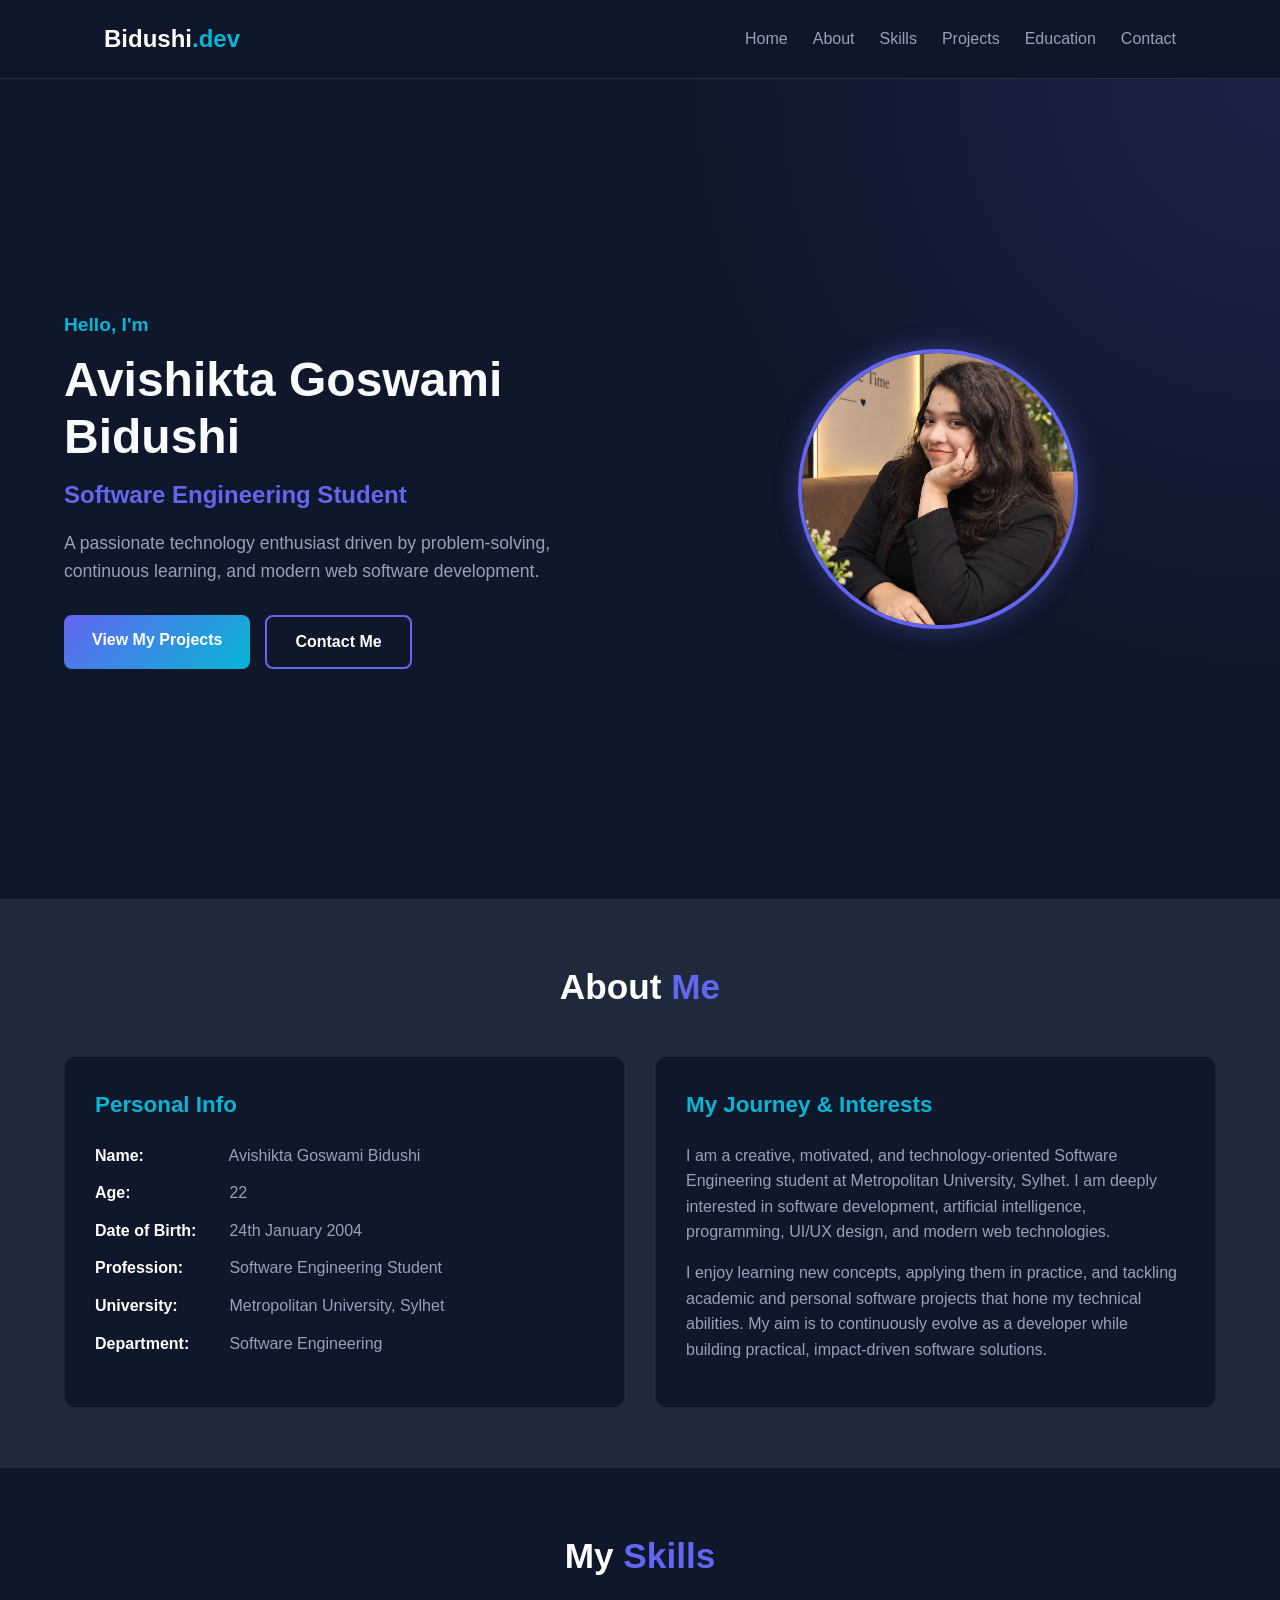
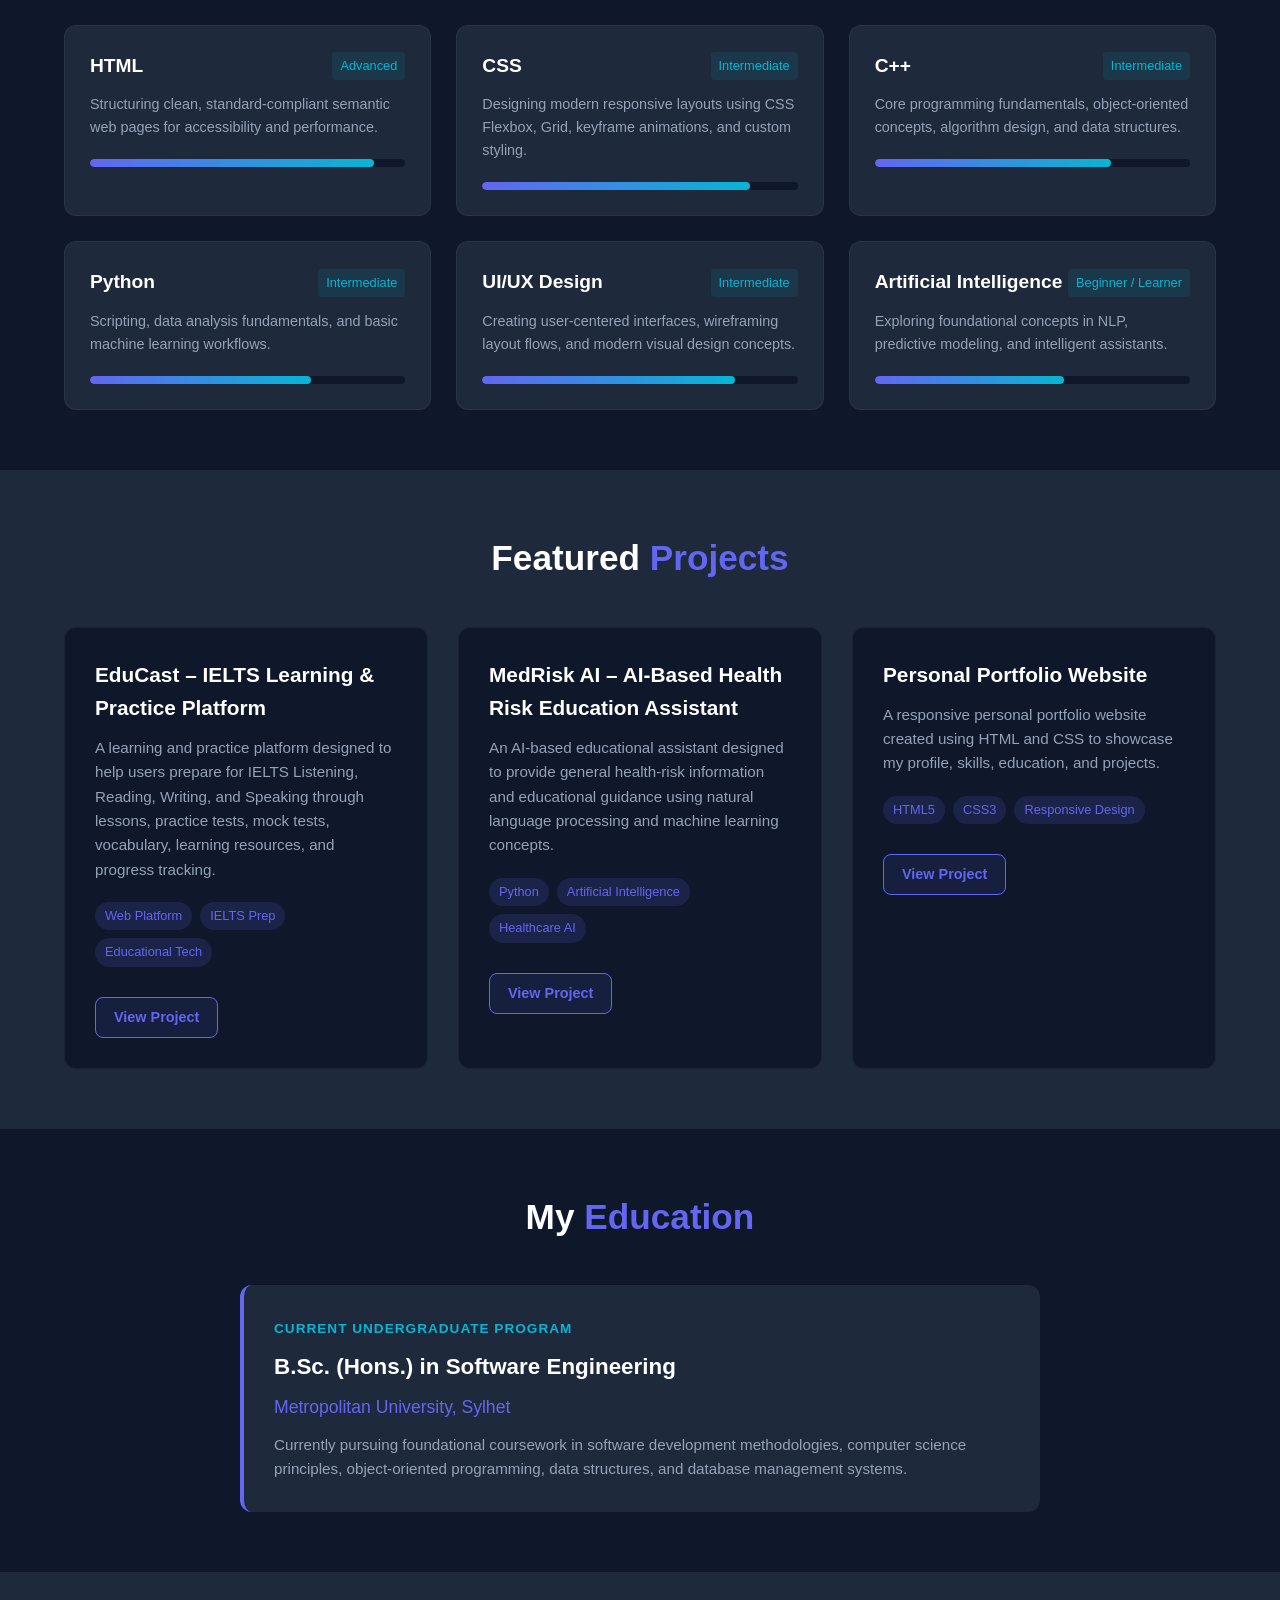
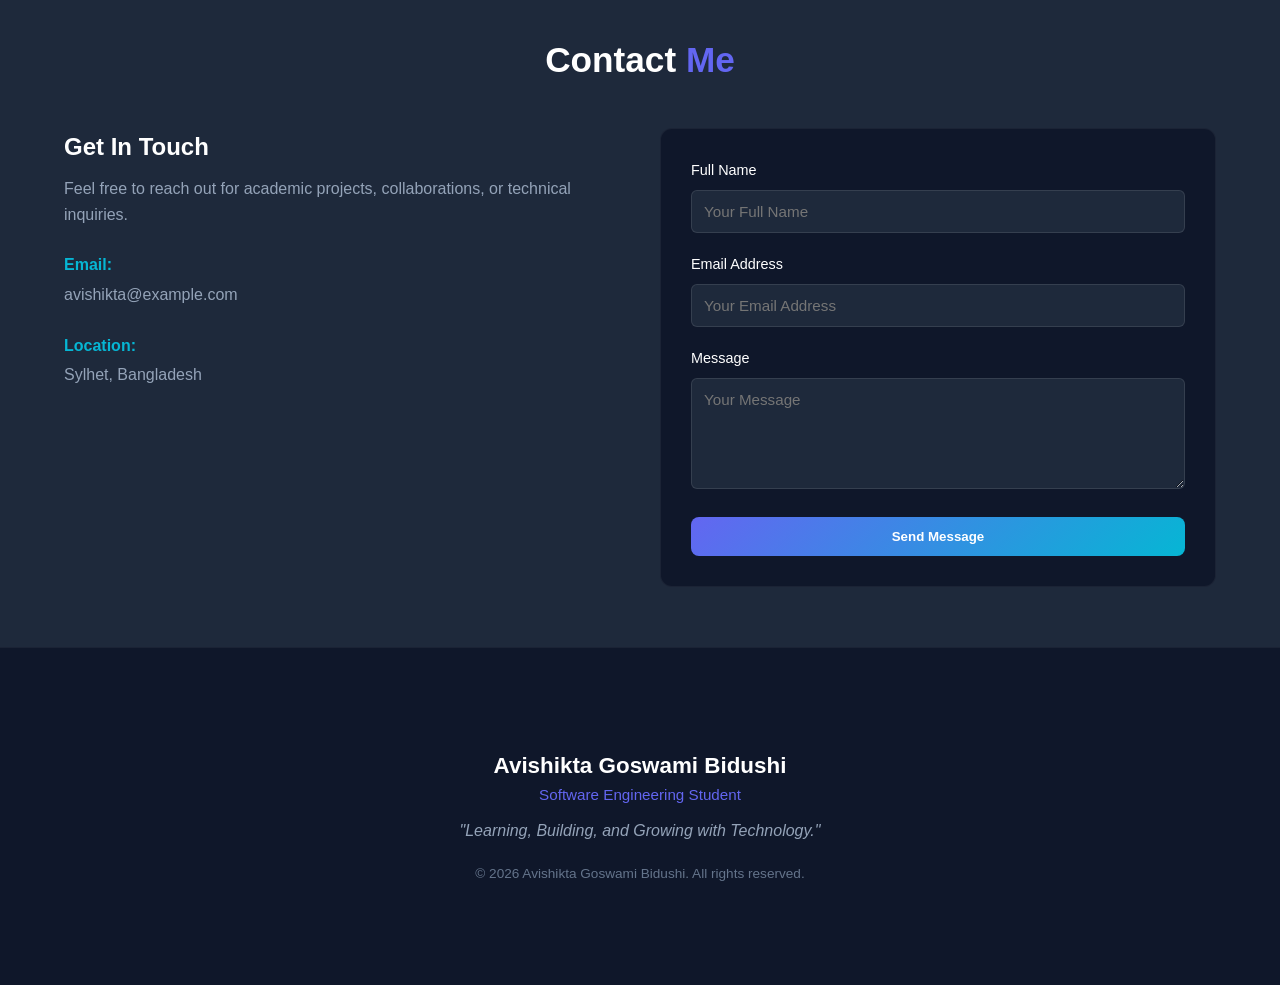
<file: index.html>
<!DOCTYPE html>
<html lang="en">
<head>
    <meta charset="UTF-8">
    <meta name="viewport" content="width=device-width, initial-scale=1.0">
    <title>Avishikta Goswami Bidushi | Software Engineering Student</title>
    <link rel="stylesheet" href="style.css">
</head>
<body>

    <!-- Header & Navigation -->
    <header class="header">
        <nav class="nav-container">
            <a href="#home" class="logo">Bidushi<span>.dev</span></a>
            <ul class="nav-links">
                <li><a href="#home">Home</a></li>
                <li><a href="#about">About</a></li>
                <li><a href="#skills">Skills</a></li>
                <li><a href="#projects">Projects</a></li>
                <li><a href="#education">Education</a></li>
                <li><a href="#contact">Contact</a></li>
            </ul>
        </nav>
    </header>

    <main>
        <!-- 1. Hero Section -->
        <section id="home" class="hero-section">
            <div class="container hero-container">
                <div class="hero-content">
                    <span class="greeting">Hello, I'm</span>
                    <h1 class="hero-name">Avishikta Goswami Bidushi</h1>
                    <h2 class="hero-title">Software Engineering Student</h2>
                    <p class="hero-desc">
                        A passionate technology enthusiast driven by problem-solving, continuous learning, and modern web software development.
                    </p>
                    <div class="hero-buttons">
                        <a href="#projects" class="btn btn-primary">View My Projects</a>
                        <a href="#contact" class="btn btn-secondary">Contact Me</a>
                    </div>
                </div>
                <div class="hero-image-wrapper">
                    <!-- Exact uploaded photo reference as requested -->
                    <img src="profile.jpg" alt="Avishikta Goswami Bidushi" class="profile-img">
                </div>
            </div>
        </section>

        <!-- 2. About Me Section -->
        <section id="about" class="about-section">
            <div class="container">
                <h2 class="section-title">About <span>Me</span></h2>
                <div class="about-grid">
                    <div class="about-card profile-details">
                        <h3>Personal Info</h3>
                        <ul class="info-list">
                            <li><strong>Name:</strong> Avishikta Goswami Bidushi</li>
                            <li><strong>Age:</strong> 22</li>
                            <li><strong>Date of Birth:</strong> 24th January 2004</li>
                            <li><strong>Profession:</strong> Software Engineering Student</li>
                            <li><strong>University:</strong> Metropolitan University, Sylhet</li>
                            <li><strong>Department:</strong> Software Engineering</li>
                        </ul>
                    </div>
                    <div class="about-card profile-bio">
                        <h3>My Journey & Interests</h3>
                        <p>
                            I am a creative, motivated, and technology-oriented Software Engineering student at Metropolitan University, Sylhet. I am deeply interested in software development, artificial intelligence, programming, UI/UX design, and modern web technologies.
                        </p>
                        <p>
                            I enjoy learning new concepts, applying them in practice, and tackling academic and personal software projects that hone my technical abilities. My aim is to continuously evolve as a developer while building practical, impact-driven software solutions.
                        </p>
                    </div>
                </div>
            </div>
        </section>

        <!-- 3. Skills Section -->
        <section id="skills" class="skills-section">
            <div class="container">
                <h2 class="section-title">My <span>Skills</span></h2>
                <div class="skills-grid">
                    <!-- HTML Card -->
                    <div class="skill-card">
                        <div class="skill-header">
                            <h3>HTML</h3>
                            <span class="skill-level">Advanced</span>
                        </div>
                        <p>Structuring clean, standard-compliant semantic web pages for accessibility and performance.</p>
                        <div class="skill-bar"><div class="skill-progress html-progress"></div></div>
                    </div>

                    <!-- CSS Card -->
                    <div class="skill-card">
                        <div class="skill-header">
                            <h3>CSS</h3>
                            <span class="skill-level">Intermediate</span>
                        </div>
                        <p>Designing modern responsive layouts using CSS Flexbox, Grid, keyframe animations, and custom styling.</p>
                        <div class="skill-bar"><div class="skill-progress css-progress"></div></div>
                    </div>

                    <!-- C++ Card -->
                    <div class="skill-card">
                        <div class="skill-header">
                            <h3>C++</h3>
                            <span class="skill-level">Intermediate</span>
                        </div>
                        <p>Core programming fundamentals, object-oriented concepts, algorithm design, and data structures.</p>
                        <div class="skill-bar"><div class="skill-progress cpp-progress"></div></div>
                    </div>

                    <!-- Python Card -->
                    <div class="skill-card">
                        <div class="skill-header">
                            <h3>Python</h3>
                            <span class="skill-level">Intermediate</span>
                        </div>
                        <p>Scripting, data analysis fundamentals, and basic machine learning workflows.</p>
                        <div class="skill-bar"><div class="skill-progress python-progress"></div></div>
                    </div>

                    <!-- UI/UX Design Card -->
                    <div class="skill-card">
                        <div class="skill-header">
                            <h3>UI/UX Design</h3>
                            <span class="skill-level">Intermediate</span>
                        </div>
                        <p>Creating user-centered interfaces, wireframing layout flows, and modern visual design concepts.</p>
                        <div class="skill-bar"><div class="skill-progress uiux-progress"></div></div>
                    </div>

                    <!-- Artificial Intelligence Card -->
                    <div class="skill-card">
                        <div class="skill-header">
                            <h3>Artificial Intelligence</h3>
                            <span class="skill-level">Beginner / Learner</span>
                        </div>
                        <p>Exploring foundational concepts in NLP, predictive modeling, and intelligent assistants.</p>
                        <div class="skill-bar"><div class="skill-progress ai-progress"></div></div>
                    </div>
                </div>
            </div>
        </section>

        <!-- 4. Projects Section -->
        <section id="projects" class="projects-section">
            <div class="container">
                <h2 class="section-title">Featured <span>Projects</span></h2>
                <div class="projects-grid">
                    
                    <!-- Project 1 -->
                    <article class="project-card">
                        <div class="project-content">
                            <h3 class="project-title">EduCast – IELTS Learning & Practice Platform</h3>
                            <p class="project-desc">
                                A learning and practice platform designed to help users prepare for IELTS Listening, Reading, Writing, and Speaking through lessons, practice tests, mock tests, vocabulary, learning resources, and progress tracking.
                            </p>
                            <div class="tech-tags">
                                <span class="tag">Web Platform</span>
                                <span class="tag">IELTS Prep</span>
                                <span class="tag">Educational Tech</span>
                            </div>
                            <a href="#" class="btn btn-card">View Project</a>
                        </div>
                    </article>

                    <!-- Project 2 -->
                    <article class="project-card">
                        <div class="project-content">
                            <h3 class="project-title">MedRisk AI – AI-Based Health Risk Education Assistant</h3>
                            <p class="project-desc">
                                An AI-based educational assistant designed to provide general health-risk information and educational guidance using natural language processing and machine learning concepts.
                            </p>
                            <div class="tech-tags">
                                <span class="tag">Python</span>
                                <span class="tag">Artificial Intelligence</span>
                                <span class="tag">Healthcare AI</span>
                            </div>
                            <a href="#" class="btn btn-card">View Project</a>
                        </div>
                    </article>

                    <!-- Project 3 -->
                    <article class="project-card">
                        <div class="project-content">
                            <h3 class="project-title">Personal Portfolio Website</h3>
                            <p class="project-desc">
                                A responsive personal portfolio website created using HTML and CSS to showcase my profile, skills, education, and projects.
                            </p>
                            <div class="tech-tags">
                                <span class="tag">HTML5</span>
                                <span class="tag">CSS3</span>
                                <span class="tag">Responsive Design</span>
                            </div>
                            <a href="#" class="btn btn-card">View Project</a>
                        </div>
                    </article>

                </div>
            </div>
        </section>

        <!-- 5. Education Section -->
        <section id="education" class="education-section">
            <div class="container">
                <h2 class="section-title">My <span>Education</span></h2>
                <div class="education-timeline">
                    <div class="timeline-card">
                        <div class="timeline-marker"></div>
                        <div class="timeline-content">
                            <span class="degree-badge">Current Undergraduate Program</span>
                            <h3 class="degree-title">B.Sc. (Hons.) in Software Engineering</h3>
                            <p class="university-name">Metropolitan University, Sylhet</p>
                            <p class="education-details">
                                Currently pursuing foundational coursework in software development methodologies, computer science principles, object-oriented programming, data structures, and database management systems.
                            </p>
                        </div>
                    </div>
                </div>
            </div>
        </section>

        <!-- 6. Contact Section -->
        <section id="contact" class="contact-section">
            <div class="container">
                <h2 class="section-title">Contact <span>Me</span></h2>
                <div class="contact-wrapper">
                    
                    <div class="contact-info">
                        <h3>Get In Touch</h3>
                        <p>Feel free to reach out for academic projects, collaborations, or technical inquiries.</p>
                        
                        <div class="info-box">
                            <strong>Email:</strong>
                            <p><a href="mailto:avishikta@example.com">avishikta@example.com</a></p>
                        </div>

                        <div class="info-box">
                            <strong>Location:</strong>
                            <p>Sylhet, Bangladesh</p>
                        </div>
                    </div>

                    <div class="contact-form-container">
                        <form class="contact-form" action="#" method="post" onsubmit="return false;">
                            <div class="form-group">
                                <label for="name">Full Name</label>
                                <input type="text" id="name" name="name" placeholder="Your Full Name" required>
                            </div>
                            <div class="form-group">
                                <label for="email">Email Address</label>
                                <input type="email" id="email" name="email" placeholder="Your Email Address" required>
                            </div>
                            <div class="form-group">
                                <label for="message">Message</label>
                                <textarea id="message" name="message" rows="5" placeholder="Your Message" required></textarea>
                            </div>
                            <button type="submit" class="btn btn-primary btn-submit">Send Message</button>
                        </form>
                    </div>

                </div>
            </div>
        </section>
    </main>

    <!-- 7. Footer -->
    <footer class="footer">
        <div class="container footer-container">
            <h3>Avishikta Goswami Bidushi</h3>
            <p class="footer-role">Software Engineering Student</p>
            <p class="footer-tagline">"Learning, Building, and Growing with Technology."</p>
            <p class="copyright">&copy; 2026 Avishikta Goswami Bidushi. All rights reserved.</p>
        </div>
    </footer>

</body>
</html>
</file>
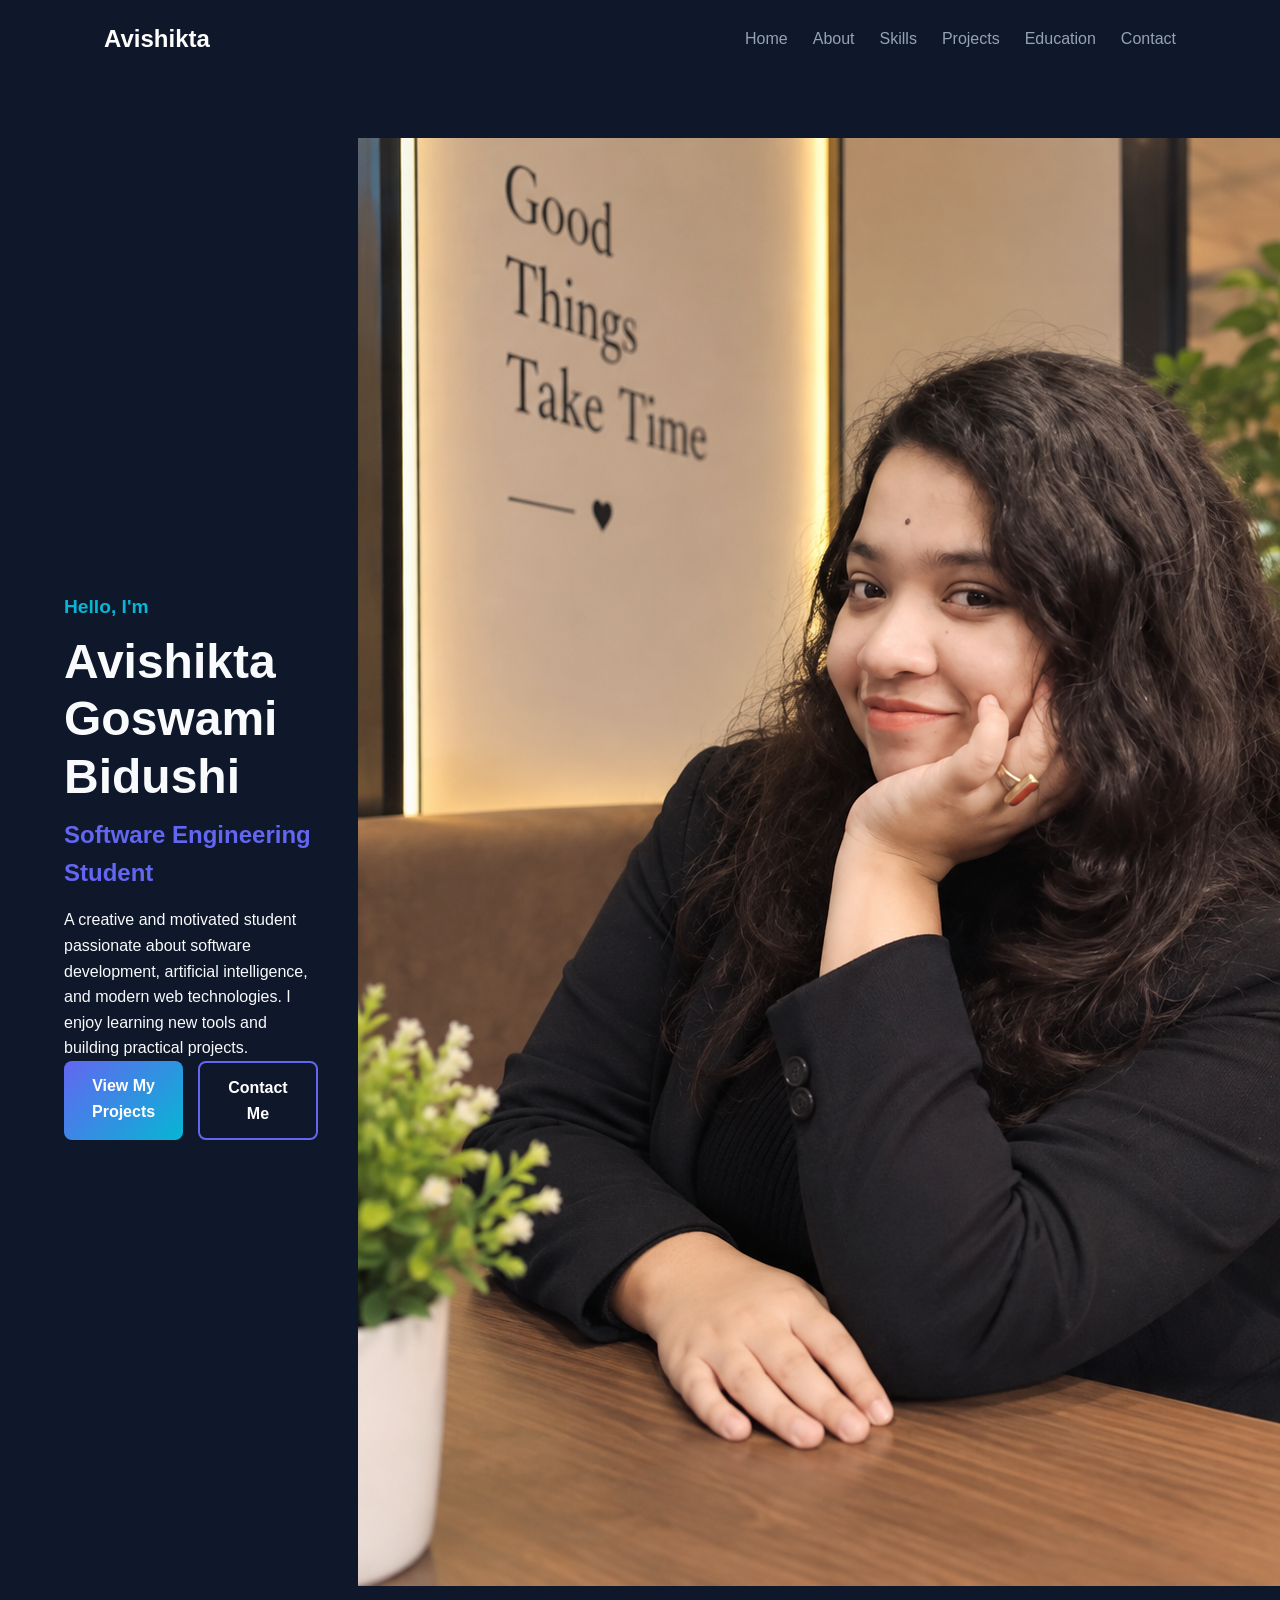
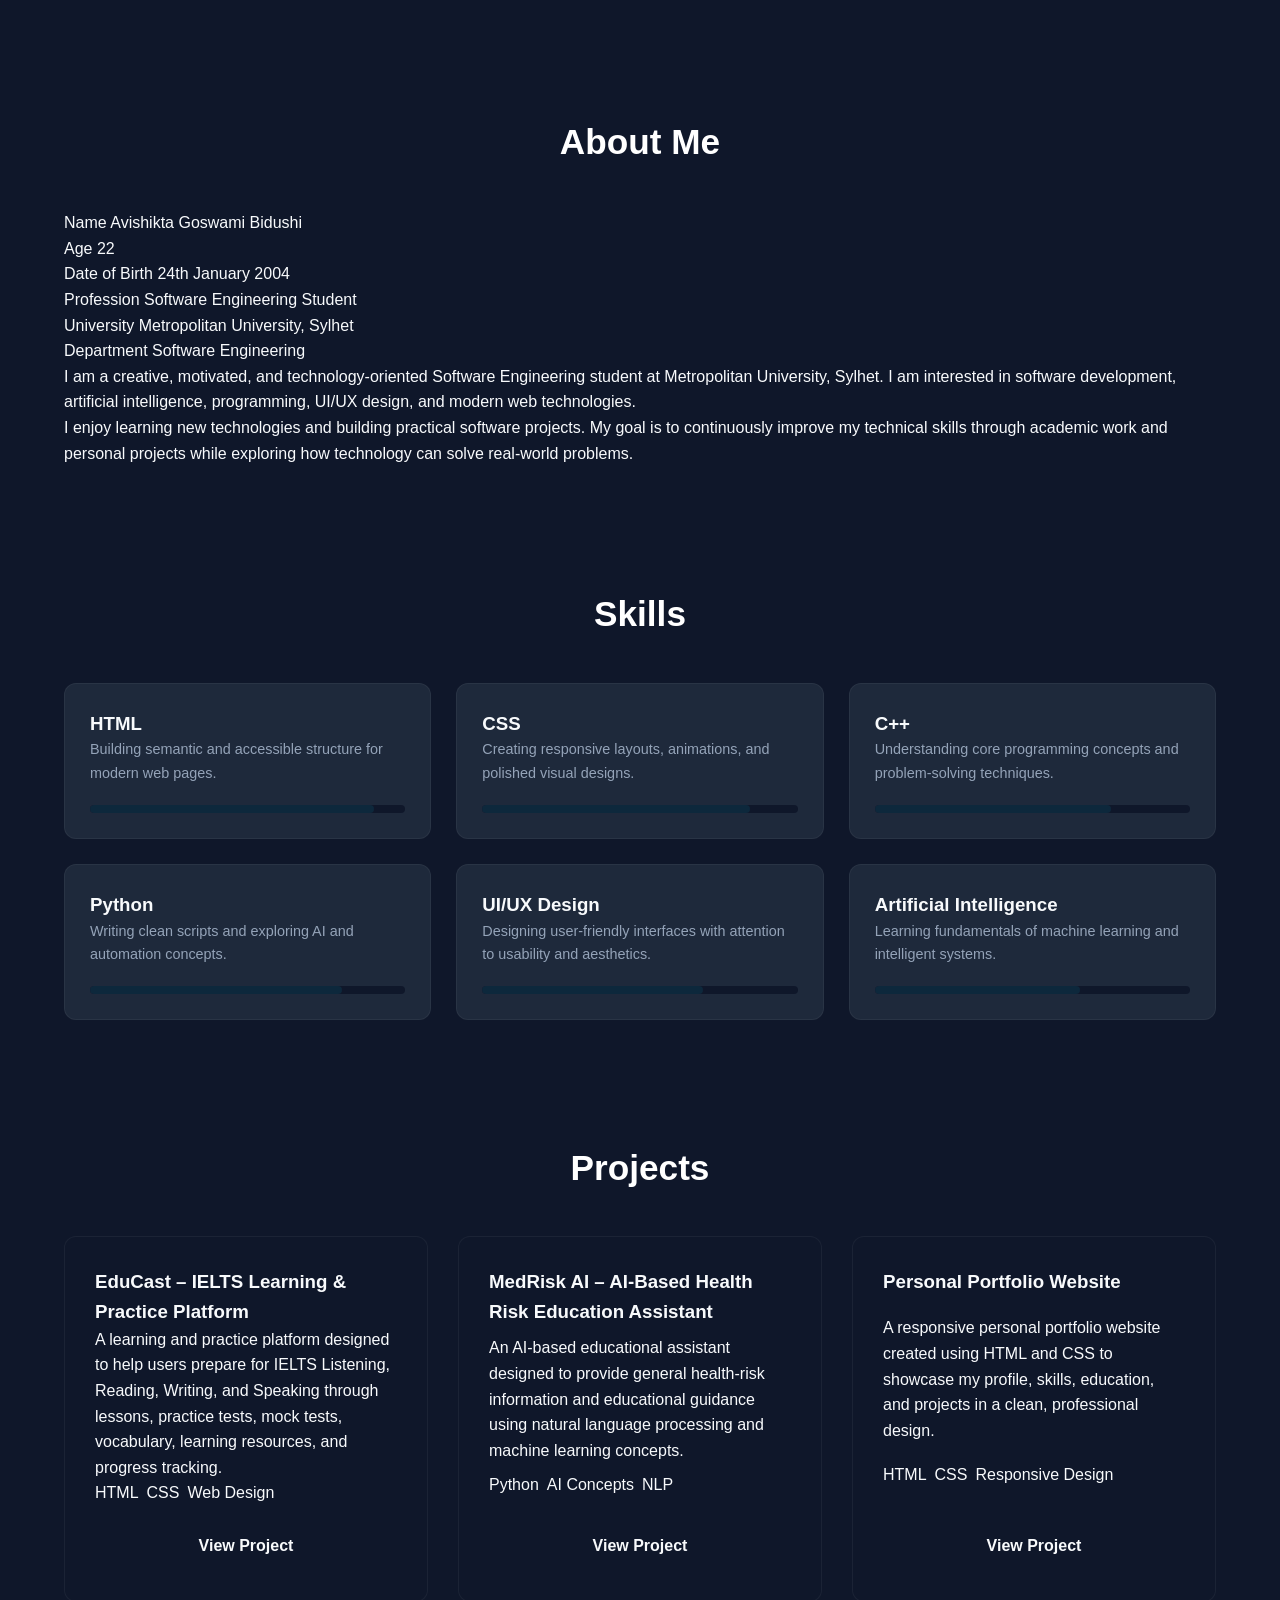
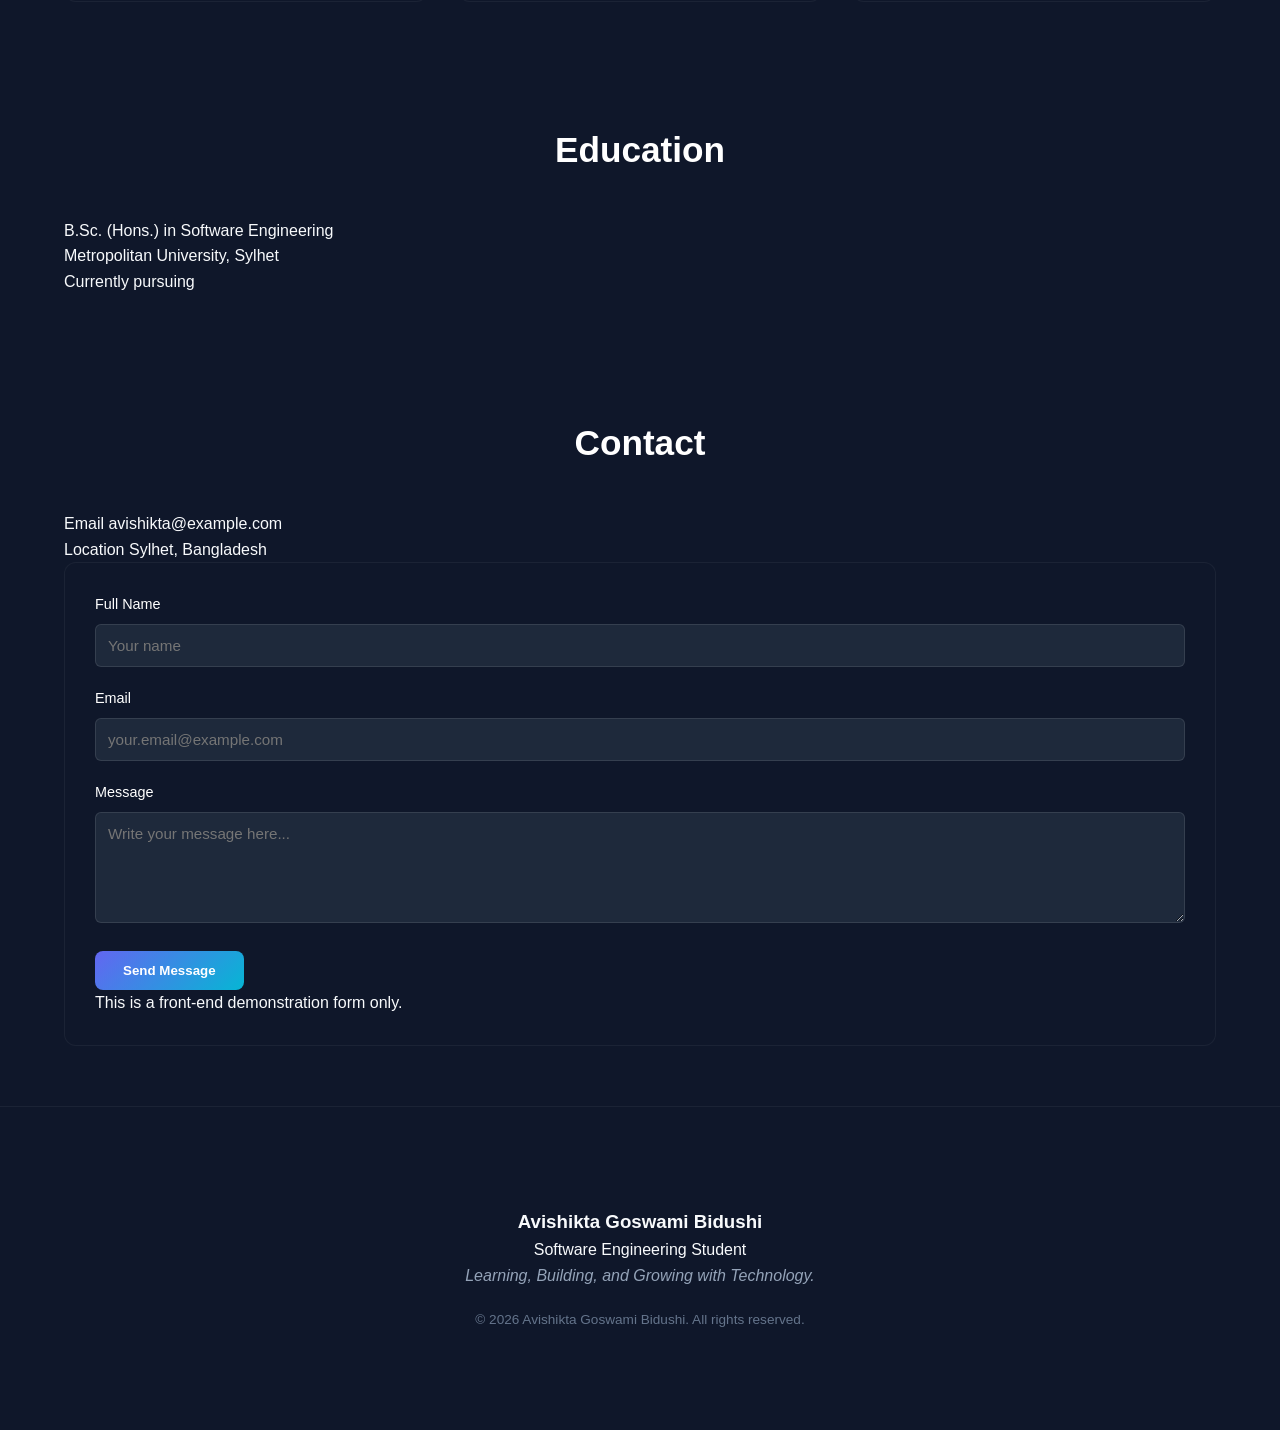
<file: grok.html>
<!DOCTYPE html>
<html lang="en">
<head>
    <meta charset="UTF-8">
    <meta name="viewport" content="width=device-width, initial-scale=1.0">
    <title>Avishikta Goswami Bidushi | Portfolio</title>
    <link rel="stylesheet" href="style.css">
</head>
<body>

    <!-- ==================== NAVIGATION ==================== -->
    <header>
        <nav class="navbar">
            <div class="nav-container">
                <a href="#home" class="logo">Avishikta</a>
                <ul class="nav-links">
                    <li><a href="#home">Home</a></li>
                    <li><a href="#about">About</a></li>
                    <li><a href="#skills">Skills</a></li>
                    <li><a href="#projects">Projects</a></li>
                    <li><a href="#education">Education</a></li>
                    <li><a href="#contact">Contact</a></li>
                </ul>
            </div>
        </nav>
    </header>

    <main>

        <!-- ==================== HERO SECTION ==================== -->
        <section id="home" class="hero">
            <div class="container hero-container">
                <div class="hero-content">
                    <p class="greeting">Hello, I'm</p>
                    <h1 class="hero-name">Avishikta Goswami Bidushi</h1>
                    <h2 class="hero-title">Software Engineering Student</h2>
                    <p class="hero-intro">
                        A creative and motivated student passionate about software development, 
                        artificial intelligence, and modern web technologies. I enjoy learning 
                        new tools and building practical projects.
                    </p>
                    <div class="hero-buttons">
                        <a href="#projects" class="btn btn-primary">View My Projects</a>
                        <a href="#contact" class="btn btn-secondary">Contact Me</a>
                    </div>
                </div>
                <div class="hero-image">
                    <div class="image-wrapper">
                        <img src="profile.jpg" alt="Avishikta Goswami Bidushi">
                    </div>
                </div>
            </div>
        </section>

        <!-- ==================== ABOUT ME SECTION ==================== -->
        <section id="about" class="about">
            <div class="container">
                <h2 class="section-title">About Me</h2>
                <div class="about-content">
                    <div class="about-info">
                        <div class="info-item">
                            <span class="info-label">Name</span>
                            <span class="info-value">Avishikta Goswami Bidushi</span>
                        </div>
                        <div class="info-item">
                            <span class="info-label">Age</span>
                            <span class="info-value">22</span>
                        </div>
                        <div class="info-item">
                            <span class="info-label">Date of Birth</span>
                            <span class="info-value">24th January 2004</span>
                        </div>
                        <div class="info-item">
                            <span class="info-label">Profession</span>
                            <span class="info-value">Software Engineering Student</span>
                        </div>
                        <div class="info-item">
                            <span class="info-label">University</span>
                            <span class="info-value">Metropolitan University, Sylhet</span>
                        </div>
                        <div class="info-item">
                            <span class="info-label">Department</span>
                            <span class="info-value">Software Engineering</span>
                        </div>
                    </div>
                    <div class="about-text">
                        <p>
                            I am a creative, motivated, and technology-oriented Software Engineering 
                            student at Metropolitan University, Sylhet. I am interested in software 
                            development, artificial intelligence, programming, UI/UX design, and 
                            modern web technologies.
                        </p>
                        <p>
                            I enjoy learning new technologies and building practical software projects. 
                            My goal is to continuously improve my technical skills through academic 
                            work and personal projects while exploring how technology can solve 
                            real-world problems.
                        </p>
                    </div>
                </div>
            </div>
        </section>

        <!-- ==================== SKILLS SECTION ==================== -->
        <section id="skills" class="skills">
            <div class="container">
                <h2 class="section-title">Skills</h2>
                <div class="skills-grid">
                    <article class="skill-card">
                        <h3>HTML</h3>
                        <p>Building semantic and accessible structure for modern web pages.</p>
                        <div class="skill-bar">
                            <div class="skill-level" style="width: 90%;"></div>
                        </div>
                    </article>
                    <article class="skill-card">
                        <h3>CSS</h3>
                        <p>Creating responsive layouts, animations, and polished visual designs.</p>
                        <div class="skill-bar">
                            <div class="skill-level" style="width: 85%;"></div>
                        </div>
                    </article>
                    <article class="skill-card">
                        <h3>C++</h3>
                        <p>Understanding core programming concepts and problem-solving techniques.</p>
                        <div class="skill-bar">
                            <div class="skill-level" style="width: 75%;"></div>
                        </div>
                    </article>
                    <article class="skill-card">
                        <h3>Python</h3>
                        <p>Writing clean scripts and exploring AI and automation concepts.</p>
                        <div class="skill-bar">
                            <div class="skill-level" style="width: 80%;"></div>
                        </div>
                    </article>
                    <article class="skill-card">
                        <h3>UI/UX Design</h3>
                        <p>Designing user-friendly interfaces with attention to usability and aesthetics.</p>
                        <div class="skill-bar">
                            <div class="skill-level" style="width: 70%;"></div>
                        </div>
                    </article>
                    <article class="skill-card">
                        <h3>Artificial Intelligence</h3>
                        <p>Learning fundamentals of machine learning and intelligent systems.</p>
                        <div class="skill-bar">
                            <div class="skill-level" style="width: 65%;"></div>
                        </div>
                    </article>
                </div>
            </div>
        </section>

        <!-- ==================== PROJECTS SECTION ==================== -->
        <section id="projects" class="projects">
            <div class="container">
                <h2 class="section-title">Projects</h2>
                <div class="projects-grid">
                    <article class="project-card">
                        <h3>EduCast – IELTS Learning & Practice Platform</h3>
                        <p>
                            A learning and practice platform designed to help users prepare for 
                            IELTS Listening, Reading, Writing, and Speaking through lessons, 
                            practice tests, mock tests, vocabulary, learning resources, and 
                            progress tracking.
                        </p>
                        <div class="tech-tags">
                            <span>HTML</span>
                            <span>CSS</span>
                            <span>Web Design</span>
                        </div>
                        <a href="#" class="btn btn-outline">View Project</a>
                    </article>
                    <article class="project-card">
                        <h3>MedRisk AI – AI-Based Health Risk Education Assistant</h3>
                        <p>
                            An AI-based educational assistant designed to provide general 
                            health-risk information and educational guidance using natural 
                            language processing and machine learning concepts.
                        </p>
                        <div class="tech-tags">
                            <span>Python</span>
                            <span>AI Concepts</span>
                            <span>NLP</span>
                        </div>
                        <a href="#" class="btn btn-outline">View Project</a>
                    </article>
                    <article class="project-card">
                        <h3>Personal Portfolio Website</h3>
                        <p>
                            A responsive personal portfolio website created using HTML and CSS 
                            to showcase my profile, skills, education, and projects in a clean, 
                            professional design.
                        </p>
                        <div class="tech-tags">
                            <span>HTML</span>
                            <span>CSS</span>
                            <span>Responsive Design</span>
                        </div>
                        <a href="#" class="btn btn-outline">View Project</a>
                    </article>
                </div>
            </div>
        </section>

        <!-- ==================== EDUCATION SECTION ==================== -->
        <section id="education" class="education">
            <div class="container">
                <h2 class="section-title">Education</h2>
                <div class="education-card">
                    <div class="edu-degree">B.Sc. (Hons.) in Software Engineering</div>
                    <div class="edu-university">Metropolitan University, Sylhet</div>
                    <div class="edu-status">Currently pursuing</div>
                </div>
            </div>
        </section>

        <!-- ==================== CONTACT SECTION ==================== -->
        <section id="contact" class="contact">
            <div class="container">
                <h2 class="section-title">Contact</h2>
                <div class="contact-content">
                    <div class="contact-info">
                        <div class="contact-item">
                            <span class="contact-label">Email</span>
                            <span class="contact-value">avishikta@example.com</span>
                        </div>
                        <div class="contact-item">
                            <span class="contact-label">Location</span>
                            <span class="contact-value">Sylhet, Bangladesh</span>
                        </div>
                    </div>
                    <form class="contact-form" action="#" method="get">
                        <div class="form-group">
                            <label for="name">Full Name</label>
                            <input type="text" id="name" name="name" placeholder="Your name" required>
                        </div>
                        <div class="form-group">
                            <label for="email">Email</label>
                            <input type="email" id="email" name="email" placeholder="your.email@example.com" required>
                        </div>
                        <div class="form-group">
                            <label for="message">Message</label>
                            <textarea id="message" name="message" rows="5" placeholder="Write your message here..." required></textarea>
                        </div>
                        <button type="submit" class="btn btn-primary">Send Message</button>
                        <p class="form-note">This is a front-end demonstration form only.</p>
                    </form>
                </div>
            </div>
        </section>

    </main>

    <!-- ==================== FOOTER ==================== -->
    <footer class="footer">
        <div class="container">
            <h3>Avishikta Goswami Bidushi</h3>
            <p class="footer-title">Software Engineering Student</p>
            <p class="footer-tagline">Learning, Building, and Growing with Technology.</p>
            <p class="copyright">&copy; 2026 Avishikta Goswami Bidushi. All rights reserved.</p>
        </div>
    </footer>

</body>
</html>
</file>
<file: style.css>
/* ==========================================================================
   RESET & GLOBAL STYLES
   ========================================================================== */
* {
    margin: 0;
    padding: 0;
    box-sizing: border-box;
}

html {
    scroll-behavior: smooth;
}

body {
    font-family: 'Segoe UI', -apple-system, BlinkMacSystemFont, Roboto, sans-serif;
    background-color: #0f172a;
    color: #f8fafc;
    line-height: 1.6;
}

.container {
    width: 90%;
    max-width: 1200px;
    margin: 0 auto;
    padding: 60px 0;
}

a {
    text-decoration: none;
    color: inherit;
    transition: all 0.3s ease;
}

ul {
    list-style: none;
}

.section-title {
    font-size: 2.2rem;
    text-align: center;
    margin-bottom: 40px;
    color: #ffffff;
}

.section-title span {
    color: #6366f1;
}

/* ==========================================================================
   NAVIGATION BAR
   ========================================================================== */
.header {
    position: sticky;
    top: 0;
    background-color: rgba(15, 23, 42, 0.95);
    backdrop-filter: blur(10px);
    z-index: 1000;
    border-bottom: 1px solid rgba(255, 255, 255, 0.1);
}

.nav-container {
    display: flex;
    justify-content: space-between;
    align-items: center;
    padding: 20px 5%;
    max-width: 1200px;
    margin: 0 auto;
}

.logo {
    font-size: 1.5rem;
    font-weight: 700;
    color: #ffffff;
}

.logo span {
    color: #06b6d4;
}

.nav-links {
    display: flex;
    gap: 25px;
}

.nav-links a {
    color: #94a3b8;
    font-size: 1rem;
    font-weight: 500;
}

.nav-links a:hover {
    color: #6366f1;
}

/* ==========================================================================
   BUTTONS
   ========================================================================== */
.btn {
    display: inline-block;
    padding: 12px 28px;
    border-radius: 8px;
    font-weight: 600;
    cursor: pointer;
    text-align: center;
    border: none;
    transition: all 0.3s ease;
}

.btn-primary {
    background: linear-gradient(135deg, #6366f1, #06b6d4);
    color: #ffffff;
}

.btn-primary:hover {
    opacity: 0.9;
    transform: translateY(-2px);
    box-shadow: 0 4px 15px rgba(99, 102, 241, 0.4);
}

.btn-secondary {
    background-color: transparent;
    color: #ffffff;
    border: 2px solid #6366f1;
}

.btn-secondary:hover {
    background-color: #6366f1;
    transform: translateY(-2px);
}

.btn-card {
    background-color: rgba(99, 102, 241, 0.1);
    color: #6366f1;
    border: 1px solid #6366f1;
    font-size: 0.9rem;
    padding: 8px 18px;
    margin-top: 15px;
}

.btn-card:hover {
    background-color: #6366f1;
    color: #ffffff;
}

/* ==========================================================================
   1. HERO SECTION
   ========================================================================== */
.hero-section {
    min-height: calc(100vh - 80px);
    display: flex;
    align-items: center;
    background: radial-gradient(circle at top right, rgba(99, 102, 241, 0.15), transparent 40%);
}

.hero-container {
    display: flex;
    align-items: center;
    justify-content: space-between;
    gap: 40px;
}

.hero-content {
    flex: 1;
}

.greeting {
    font-size: 1.2rem;
    color: #06b6d4;
    font-weight: 600;
}

.hero-name {
    font-size: 3rem;
    font-weight: 800;
    margin: 10px 0;
    line-height: 1.2;
}

.hero-title {
    font-size: 1.5rem;
    color: #6366f1;
    margin-bottom: 15px;
    font-weight: 600;
}

.hero-desc {
    color: #94a3b8;
    font-size: 1.1rem;
    margin-bottom: 30px;
    max-width: 540px;
}

.hero-buttons {
    display: flex;
    gap: 15px;
}

.hero-image-wrapper {
    flex: 1;
    display: flex;
    justify-content: center;
}

.profile-img {
    width: 280px;
    height: 280px;
    object-fit: cover;
    border-radius: 50%;
    border: 4px solid #6366f1;
    box-shadow: 0 0 25px rgba(99, 102, 241, 0.4);
    transition: transform 0.3s ease;
}

.profile-img:hover {
    transform: scale(1.03);
}

/* ==========================================================================
   2. ABOUT ME SECTION
   ========================================================================== */
.about-section {
    background-color: #1e293b;
}

.about-grid {
    display: grid;
    grid-template-columns: 1fr 1fr;
    gap: 30px;
}

.about-card {
    background-color: #0f172a;
    padding: 30px;
    border-radius: 12px;
    border: 1px solid rgba(255, 255, 255, 0.05);
}

.about-card h3 {
    font-size: 1.4rem;
    color: #06b6d4;
    margin-bottom: 20px;
}

.info-list li {
    margin-bottom: 12px;
    color: #94a3b8;
}

.info-list strong {
    color: #ffffff;
    display: inline-block;
    width: 130px;
}

.profile-bio p {
    color: #94a3b8;
    margin-bottom: 15px;
    font-size: 1rem;
}

/* ==========================================================================
   3. SKILLS SECTION
   ========================================================================== */
.skills-grid {
    display: grid;
    grid-template-columns: repeat(auto-fit, minmax(280px, 1fr));
    gap: 25px;
}

.skill-card {
    background-color: #1e293b;
    padding: 25px;
    border-radius: 12px;
    border: 1px solid rgba(255, 255, 255, 0.05);
    transition: transform 0.3s ease;
}

.skill-card:hover {
    transform: translateY(-5px);
}

.skill-header {
    display: flex;
    justify-content: space-between;
    align-items: center;
    margin-bottom: 12px;
}

.skill-header h3 {
    color: #ffffff;
    font-size: 1.2rem;
}

.skill-level {
    font-size: 0.8rem;
    color: #06b6d4;
    background-color: rgba(6, 182, 212, 0.1);
    padding: 4px 8px;
    border-radius: 4px;
}

.skill-card p {
    color: #94a3b8;
    font-size: 0.9rem;
    margin-bottom: 20px;
}

.skill-bar {
    width: 100%;
    height: 8px;
    background-color: #0f172a;
    border-radius: 4px;
    overflow: hidden;
}

.skill-progress {
    height: 100%;
    background: linear-gradient(90deg, #6366f1, #06b6d4);
    border-radius: 4px;
}

.html-progress { width: 90%; }
.css-progress { width: 85%; }
.cpp-progress { width: 75%; }
.python-progress { width: 70%; }
.uiux-progress { width: 80%; }
.ai-progress { width: 60%; }

/* ==========================================================================
   4. PROJECTS SECTION
   ========================================================================== */
.projects-section {
    background-color: #1e293b;
}

.projects-grid {
    display: grid;
    grid-template-columns: repeat(auto-fit, minmax(300px, 1fr));
    gap: 30px;
}

.project-card {
    background-color: #0f172a;
    border-radius: 12px;
    padding: 30px;
    border: 1px solid rgba(255, 255, 255, 0.05);
    display: flex;
    flex-direction: column;
    justify-content: space-between;
    transition: transform 0.3s ease, border-color 0.3s ease;
}

.project-card:hover {
    transform: translateY(-5px);
    border-color: #6366f1;
}

.project-title {
    font-size: 1.3rem;
    color: #ffffff;
    margin-bottom: 12px;
}

.project-desc {
    color: #94a3b8;
    font-size: 0.95rem;
    margin-bottom: 20px;
}

.tech-tags {
    display: flex;
    flex-wrap: wrap;
    gap: 8px;
    margin-bottom: 15px;
}

.tag {
    background-color: rgba(99, 102, 241, 0.15);
    color: #6366f1;
    font-size: 0.8rem;
    padding: 4px 10px;
    border-radius: 20px;
}

/* ==========================================================================
   5. EDUCATION SECTION
   ========================================================================== */
.education-timeline {
    max-width: 800px;
    margin: 0 auto;
}

.timeline-card {
    background-color: #1e293b;
    padding: 30px;
    border-radius: 12px;
    border-left: 4px solid #6366f1;
    position: relative;
}

.degree-badge {
    color: #06b6d4;
    font-size: 0.85rem;
    font-weight: 600;
    text-transform: uppercase;
    letter-spacing: 1px;
}

.degree-title {
    font-size: 1.4rem;
    color: #ffffff;
    margin: 8px 0;
}

.university-name {
    font-size: 1.1rem;
    color: #6366f1;
    margin-bottom: 12px;
}

.education-details {
    color: #94a3b8;
    font-size: 0.95rem;
}

/* ==========================================================================
   6. CONTACT SECTION
   ========================================================================== */
.contact-section {
    background-color: #1e293b;
}

.contact-wrapper {
    display: grid;
    grid-template-columns: 1fr 1fr;
    gap: 40px;
}

.contact-info h3 {
    font-size: 1.5rem;
    color: #ffffff;
    margin-bottom: 10px;
}

.contact-info p {
    color: #94a3b8;
    margin-bottom: 25px;
}

.info-box {
    margin-bottom: 20px;
}

.info-box strong {
    color: #06b6d4;
    display: block;
    margin-bottom: 4px;
}

.info-box a {
    color: #94a3b8;
}

.info-box a:hover {
    color: #6366f1;
}

.contact-form {
    background-color: #0f172a;
    padding: 30px;
    border-radius: 12px;
    border: 1px solid rgba(255, 255, 255, 0.05);
}

.form-group {
    margin-bottom: 20px;
}

.form-group label {
    display: block;
    margin-bottom: 8px;
    color: #ffffff;
    font-size: 0.9rem;
}

.form-group input,
.form-group textarea {
    width: 100%;
    padding: 12px;
    background-color: #1e293b;
    border: 1px solid rgba(255, 255, 255, 0.1);
    border-radius: 6px;
    color: #ffffff;
    font-family: inherit;
    font-size: 0.95rem;
}

.form-group input:focus,
.form-group textarea:focus {
    outline: none;
    border-color: #6366f1;
}

.btn-submit {
    width: 100%;
}

/* ==========================================================================
   7. FOOTER
   ========================================================================== */
.footer {
    background-color: #0f172a;
    border-top: 1px solid rgba(255, 255, 255, 0.05);
    text-align: center;
    padding: 40px 0;
}

.footer-container h3 {
    font-size: 1.4rem;
    color: #ffffff;
}

.footer-role {
    color: #6366f1;
    font-size: 0.95rem;
    margin-bottom: 10px;
}

.footer-tagline {
    color: #94a3b8;
    font-style: italic;
    margin-bottom: 20px;
}

.copyright {
    color: #64748b;
    font-size: 0.85rem;
}

/* ==========================================================================
   RESPONSIVE DESIGN (MEDIA QUERIES)
   ========================================================================== */

/* Mobile & Tablet Styles */
@media (max-width: 900px) {
    .hero-container {
        flex-direction: column-reverse;
        text-align: center;
    }

    .hero-desc {
        margin: 0 auto 30px auto;
    }

    .hero-buttons {
        justify-content: center;
    }

    .about-grid,
    .contact-wrapper {
        grid-template-columns: 1fr;
    }
}

@media (max-width: 600px) {
    .nav-container {
        flex-direction: column;
        gap: 15px;
    }

    .nav-links {
        gap: 15px;
        flex-wrap: wrap;
        justify-content: center;
    }

    .hero-name {
        font-size: 2.2rem;
    }

    .profile-img {
        width: 220px;
        height: 220px;
    }

    .info-list li strong {
        display: block;
        margin-bottom: 2px;
    }

    .hero-buttons {
        flex-direction: column;
    }

    .btn {
        width: 100%;
    }
}
</file>
